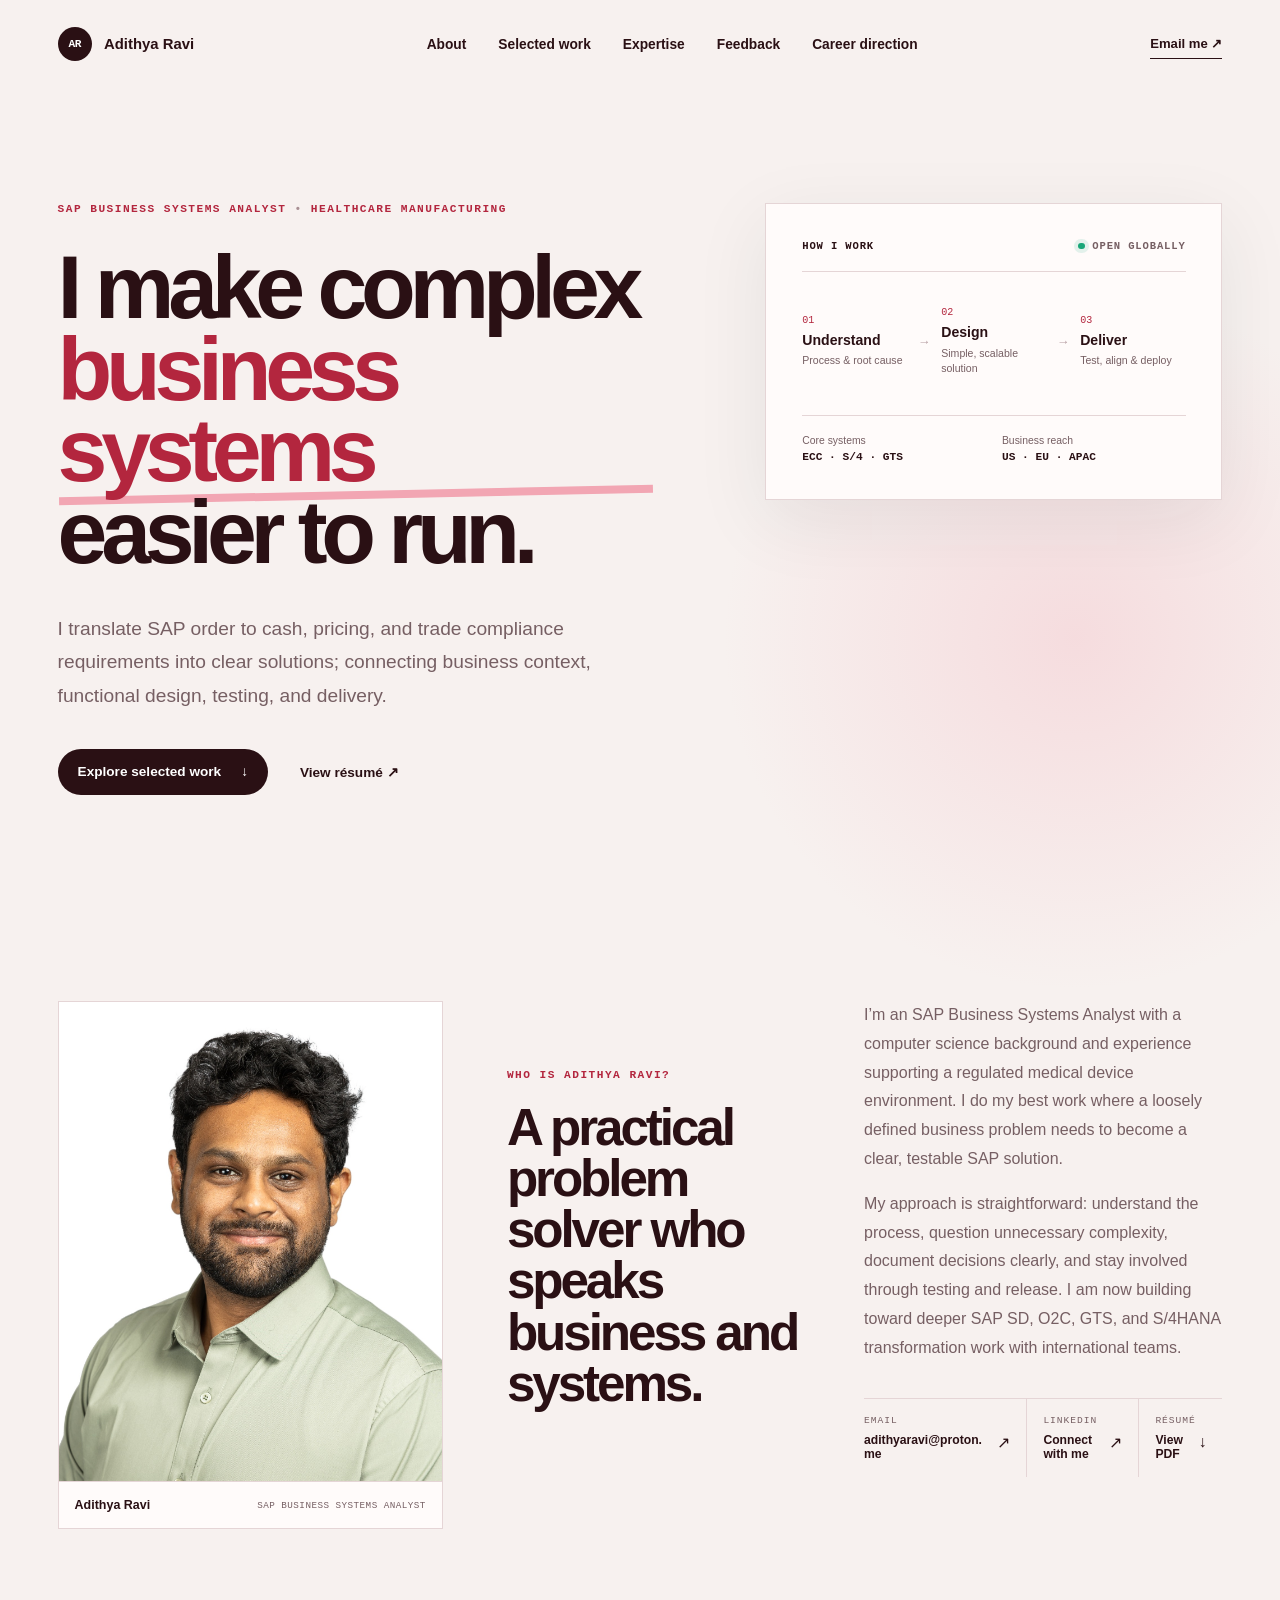
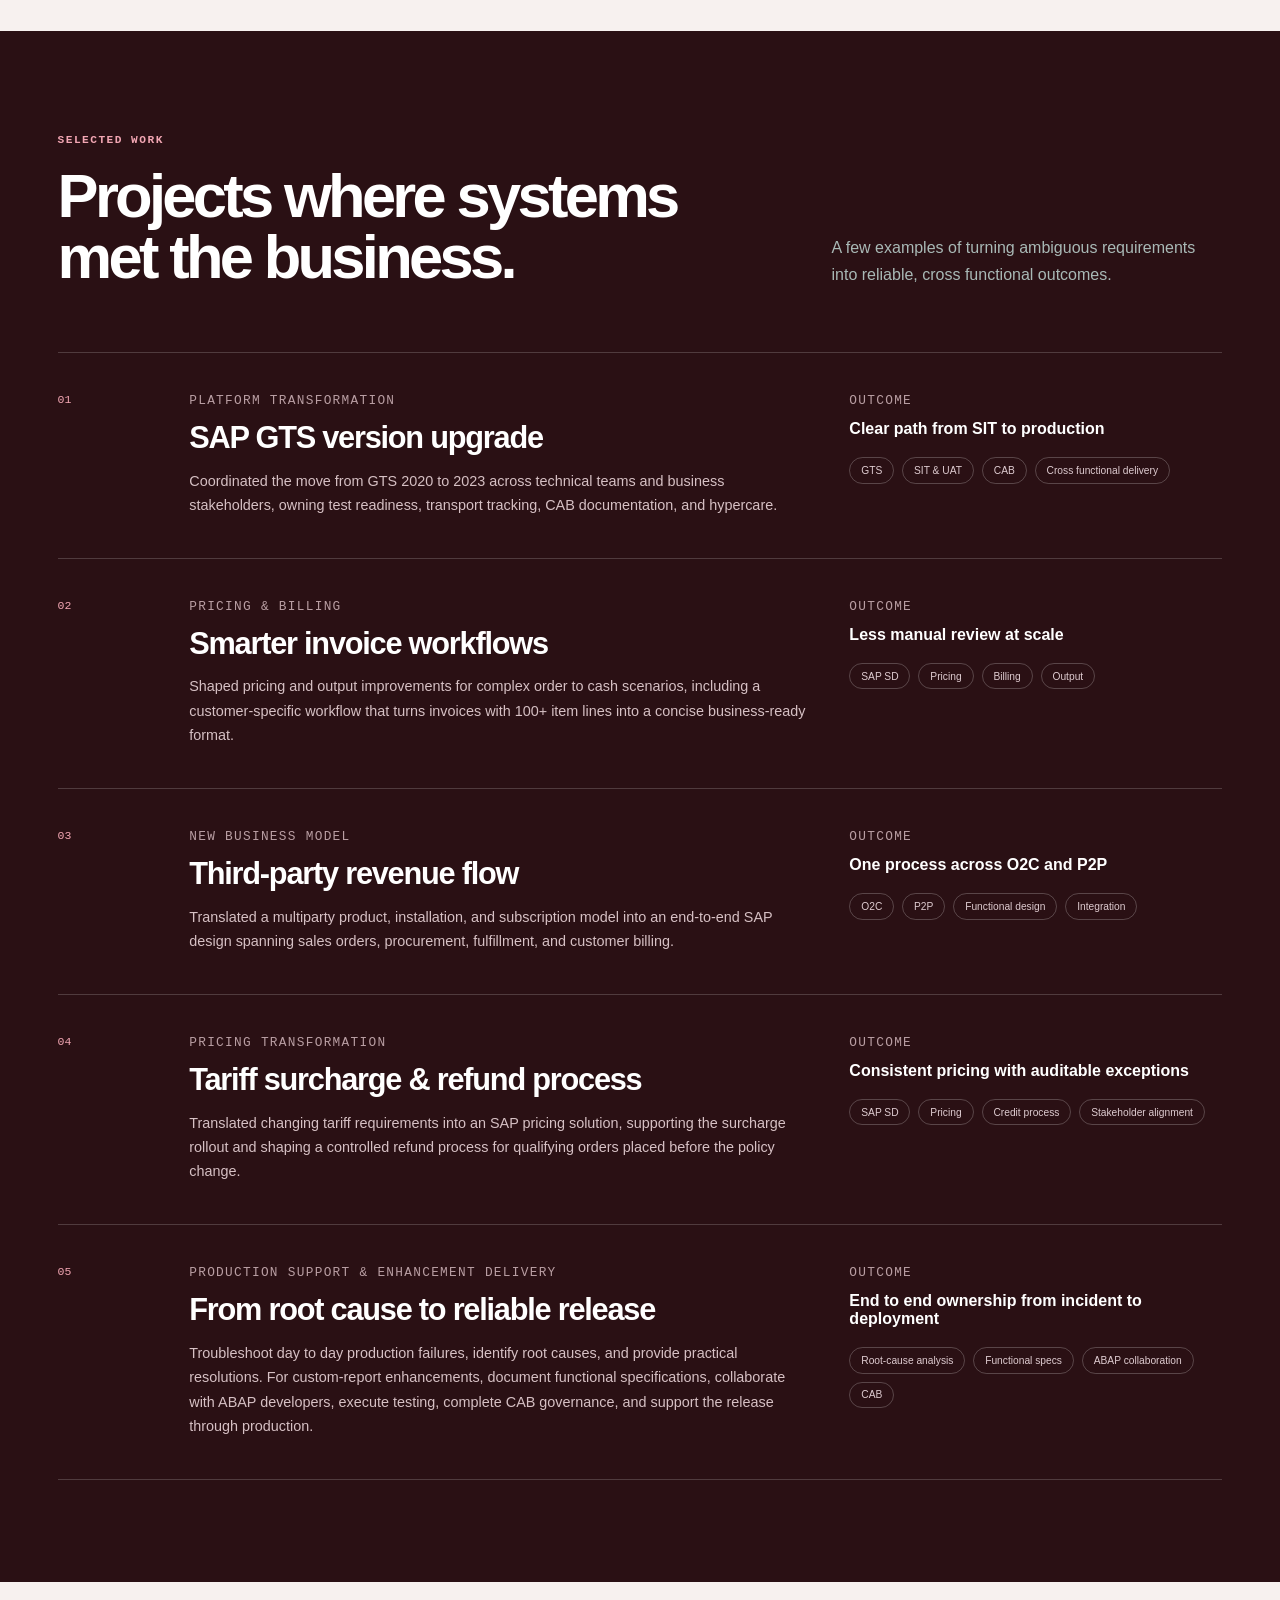
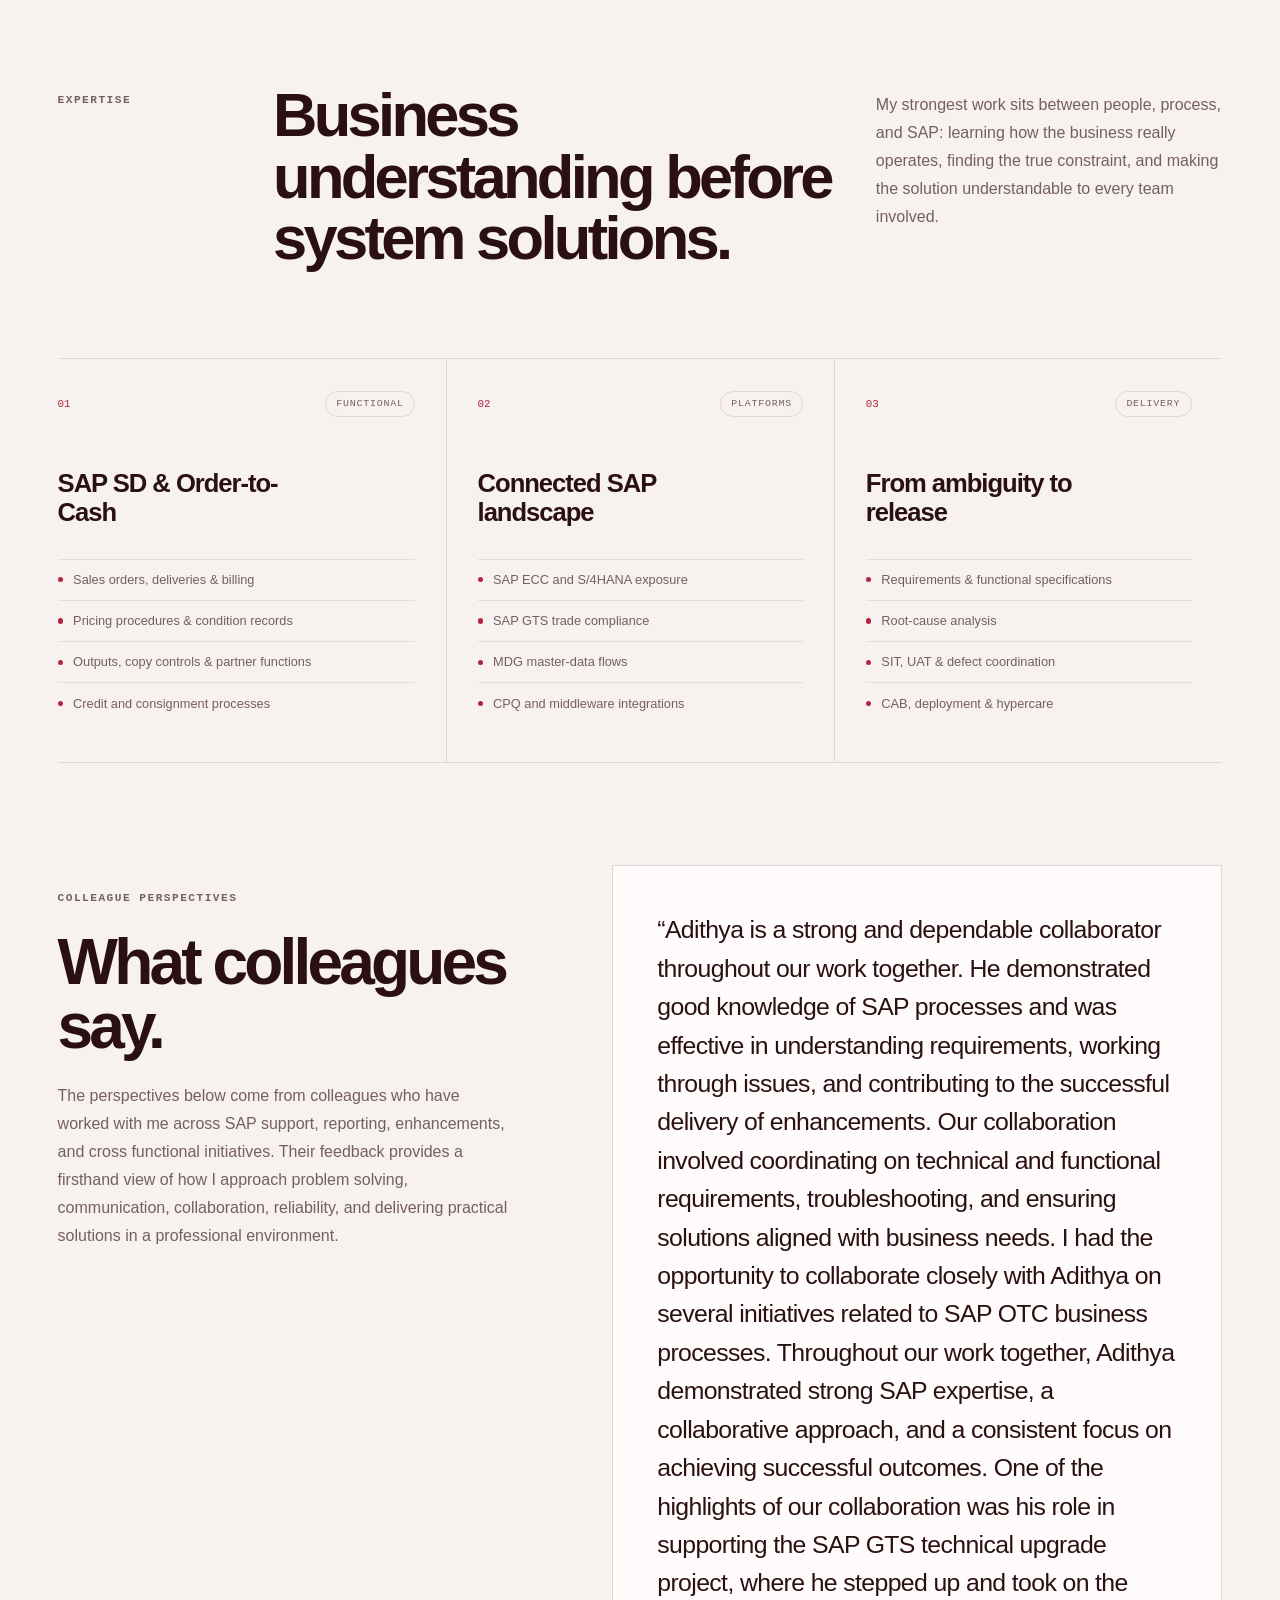
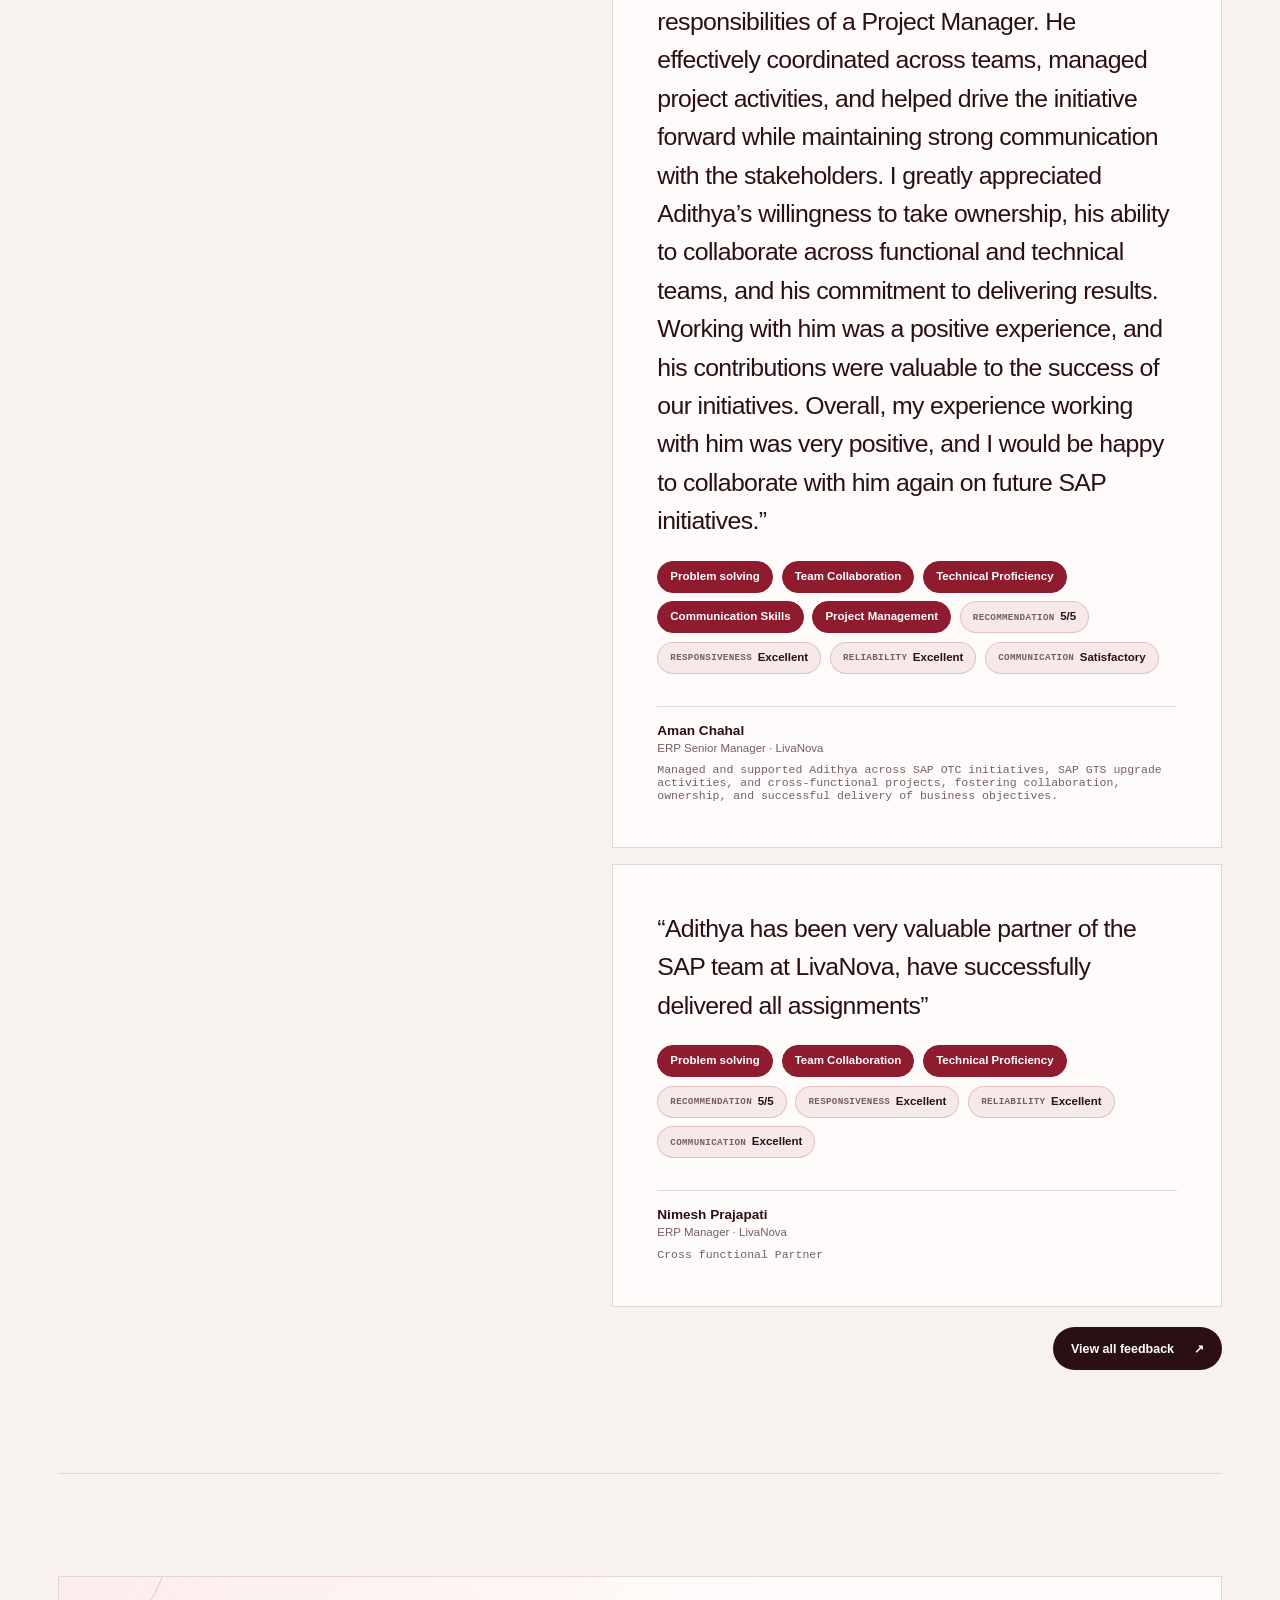
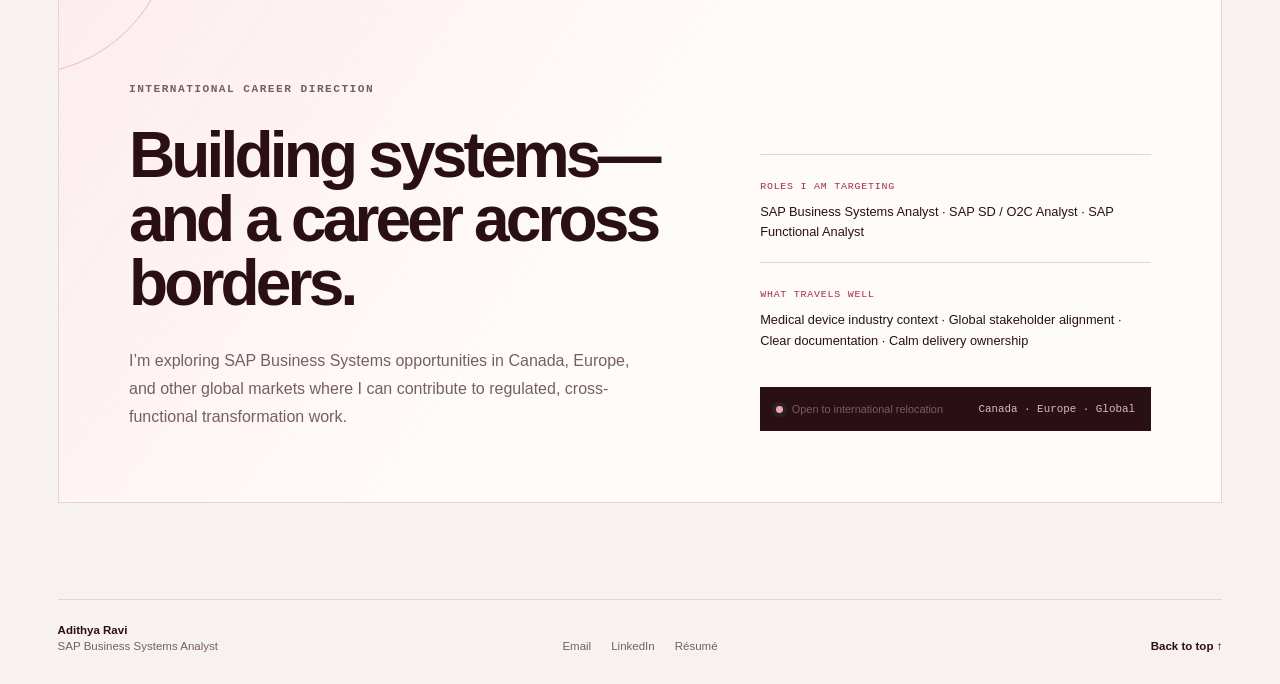
<file: index.html>
<!doctype html>
<html lang="en">
  <head>
    <meta charset="UTF-8" />
    <meta name="viewport" content="width=device-width, initial-scale=1.0" />
    <meta
      name="description"
      content="Adithya Ravi is an SAP Business Systems Analyst specializing in SAP SD, Order-to-Cash, pricing, billing, and SAP GTS."
    />
    <meta name="theme-color" content="#102827" />
    <title>Adithya Ravi | SAP Business Systems Analyst</title>
    <link rel="stylesheet" href="./style.css" />
    <script src="./script.js" defer></script>
  </head>

  <body>
    <a class="skip-link" href="#main-content">Skip to content</a>

    <header class="site-header">
      <a class="brand" href="#top" aria-label="Adithya Ravi, home">
        <span class="brand-mark">AR</span>
        <span>Adithya Ravi</span>
      </a>

      <nav aria-label="Primary navigation">
        <a href="#about">About</a>
        <a href="#work">Selected work</a>
        <a href="#expertise">Expertise</a>
        <!-- <a href="#certifications">Certifications</a> -->
        <a href="#feedback">Feedback</a>
        <a href="#direction">Career direction</a>
      </nav>

      <a class="header-cta" href="mailto:adithyaravi@proton.me">
        Email me <span aria-hidden="true">↗</span>
      </a>
    </header>

    <main id="main-content">
      <section class="hero" id="top">
        <div class="hero-copy">
          <p class="eyebrow">
            SAP Business Systems Analyst <span>•</span> Healthcare Manufacturing
          </p>
          <h1>
            I make complex
            <span class="accent-line">business systems</span>
            easier to run.
          </h1>
          <p class="hero-intro">
            I translate SAP order to cash, pricing, and trade compliance
            requirements into clear solutions; connecting business context,
            functional design, testing, and delivery.
          </p>
          <div class="hero-actions">
            <a class="button button-primary" href="#work">
              Explore selected work <span aria-hidden="true">↓</span>
            </a>
            <a
              class="text-link"
              href="./assets/Adithya-Ravi-Resume.pdf"
              target="_blank"
              rel="noopener noreferrer"
            >
              View résumé <span aria-hidden="true">↗</span>
            </a>
          </div>
        </div>

        <aside class="system-card" aria-label="Professional focus">
          <div class="system-card-head">
            <span>How I work</span>
            <span class="status"><i aria-hidden="true"></i> Open globally</span>
          </div>

          <div class="system-flow" aria-label="Analysis to delivery workflow">
            <div>
              <small>01</small>
              <strong>Understand</strong>
              <span>Process &amp; root cause</span>
            </div>
            <b aria-hidden="true">→</b>
            <div>
              <small>02</small>
              <strong>Design</strong>
              <span>Simple, scalable solution</span>
            </div>
            <b aria-hidden="true">→</b>
            <div>
              <small>03</small>
              <strong>Deliver</strong>
              <span>Test, align &amp; deploy</span>
            </div>
          </div>

          <div class="system-meta">
            <div>
              <span>Core systems</span>
              <strong>ECC · S/4 · GTS </strong>
            </div>
            <div>
              <span>Business reach</span>
              <strong>US · EU · APAC</strong>
            </div>
          </div>
        </aside>
      </section>

      <section class="about-section reveal" id="about">
        <figure class="about-portrait">
          <img
            src="./assets/adithya-ravi-portrait.jpg"
            alt="Professional portrait of Adithya Ravi"
            width="1365"
            height="2047"
          />
          <figcaption>
            <span>Adithya Ravi</span>
            <small>SAP Business Systems Analyst</small>
          </figcaption>
        </figure>

        <div class="about-content">
          <div class="about-heading">
            <p class="eyebrow">Who is Adithya Ravi?</p>
            <h2>A practical problem solver who speaks business and systems.</h2>
          </div>

          <div class="about-copy">
            <p>
              I’m an SAP Business Systems Analyst with a computer science
              background and experience supporting a regulated medical device
              environment. I do my best work where a loosely defined business
              problem needs to become a clear, testable SAP solution.
            </p>
            <p>
              My approach is straightforward: understand the process, question
              unnecessary complexity, document decisions clearly, and stay
              involved through testing and release. I am now building toward
              deeper SAP SD, O2C, GTS, and S/4HANA transformation work with
              international teams.
            </p>

            <!-- <div class="professional-certification">
              <div class="certification-icon" aria-hidden="true">✓</div> (This is alwasy commented out)
              <div class="certification-logo">
                <img src ="./assets/SAP_2011_logo.svg" alt="SAP Logo">
              </div>
              
              <div class="certification-details">
                <p class="certification-label">Professional certification</p>

                <h3>SAP Certified Associate — SAP S/4HANA Sales</h3>

                <a
                  class="certification-verify-link"
                  href="YOUR_CREDENTIAL_VERIFICATION_URL"
                  target="_blank"
                  rel="noopener noreferrer"
                >
                  Verify credential <span aria-hidden="true">↗</span>
                </a>
              </div>
            </div> -->

            <div class="contact-links" aria-label="Contact and résumé links">
              <a href="mailto:adithyaravi@proton.me">
                <small>Email</small>
                <strong>adithyaravi@proton.me</strong>
                <span aria-hidden="true">↗</span>
              </a>
              <a
                href="https://www.linkedin.com/in/adithyaravi12/"
                target="_blank"
                rel="noopener noreferrer"
              >
                <small>LinkedIn</small>
                <strong>Connect with me</strong>
                <span aria-hidden="true">↗</span>
              </a>
              <a
                href="./assets/Adithya-Ravi-Resume.pdf"
                target="_blank"
                rel="noopener noreferrer"
              >
                <small>Résumé</small>
                <strong>View PDF</strong>
                <span aria-hidden="true">↓</span>
              </a>
            </div>
          </div>
        </div>
      </section>

      <section class="work-section" id="work">
        <div class="section-heading reveal">
          <div>
            <p class="eyebrow">Selected work</p>
            <h2>Projects where systems met the business.</h2>
          </div>
          <p>
            A few examples of turning ambiguous requirements into reliable,
            cross functional outcomes.
          </p>
        </div>
        <div class="project-list" id="project-list"></div>
      </section>

      <section class="expertise-section" id="expertise">
        <div class="expertise-intro reveal">
          <p class="eyebrow">Expertise</p>
          <h2>Business understanding before system solutions.</h2>
          <p>
            My strongest work sits between people, process, and SAP: learning
            how the business really operates, finding the true constraint, and
            making the solution understandable to every team involved.
          </p>
        </div>

        <div class="expertise-grid" id="expertise-grid"></div>

        <!-- <section class="certifications-section reveal" id="certifications">
          <div class="certifications-heading">
            <p class="eyebrow">Professional credentials</p>
            <h2>Certifications.</h2>
            <p>
              Verified credentials that support my SAP functional knowledge
              and continued professional development.
            </p>
          </div>

          <div class="certification-grid" id="certification-grid"></div>
        </section> -->

        <section class="feedback-section reveal" id="feedback">
          <div class="feedback-heading">
            <p class="eyebrow">Colleague perspectives</p>
            <h2>What colleagues say.</h2>
            <p>
              The perspectives below come from colleagues who have worked with me across SAP support, reporting, enhancements, and cross functional initiatives. 
              Their feedback provides a firsthand view of how I approach problem solving, communication, collaboration, reliability, and delivering practical solutions 
              in a professional environment.
            </p>
          </div>

          <div id="feedback-content" aria-live="polite">
            <div class="feedback-empty">
              <span aria-hidden="true">“</span>
              <div>
                <strong>Feedback collection in progress.</strong>
                <p>
                  Approved colleague perspectives will appear here with their
                  name, role, and working relationship.
                </p>
              </div>
            </div>
          </div>
        </section>

        <section class="career-panel reveal" id="direction">
          <div class="career-statement">
            <p class="eyebrow">International career direction</p>
            <h2>Building systems—and a career across borders.</h2>
            <p>
              I’m exploring SAP Business Systems opportunities in Canada,
              Europe, and other global markets where I can contribute to
              regulated, cross-functional transformation work.
            </p>
          </div>

          <div class="career-details">
            <div>
              <small>Roles I am targeting</small>
              <p>
                SAP Business Systems Analyst · SAP SD / O2C Analyst · SAP
                Functional Analyst
              </p>
            </div>
            <div>
              <small>What travels well</small>
              <p>
                Medical device industry context · Global stakeholder alignment
                · Clear documentation · Calm delivery ownership
              </p>
            </div>
            <div class="availability">
              <span class="status"><i aria-hidden="true"></i> Open to international relocation</span>
              <!-- <span><i aria-hidden="true"></i> Open to international relocation</span> -->
              <span>Canada · Europe · Global</span>
            </div>
          </div>
        </section>

        <footer>
          <div>
            <strong>Adithya Ravi</strong>
            <span>SAP Business Systems Analyst</span>
          </div>
          <div class="footer-links">
            <a href="mailto:adithyaravi@proton.me">Email</a>
            <a
              href="https://www.linkedin.com/in/adithyaravi12/"
              target="_blank"
              rel="noopener noreferrer"
              >LinkedIn</a
            >
            <a
              href="./assets/Adithya-Ravi-Resume.pdf"
              target="_blank"
              rel="noopener noreferrer"
              >Résumé</a
            >
          </div>
          <a href="#top">Back to top <span aria-hidden="true">↑</span></a>
        </footer>
      </section>
    </main>
  </body>
</html>
</file>
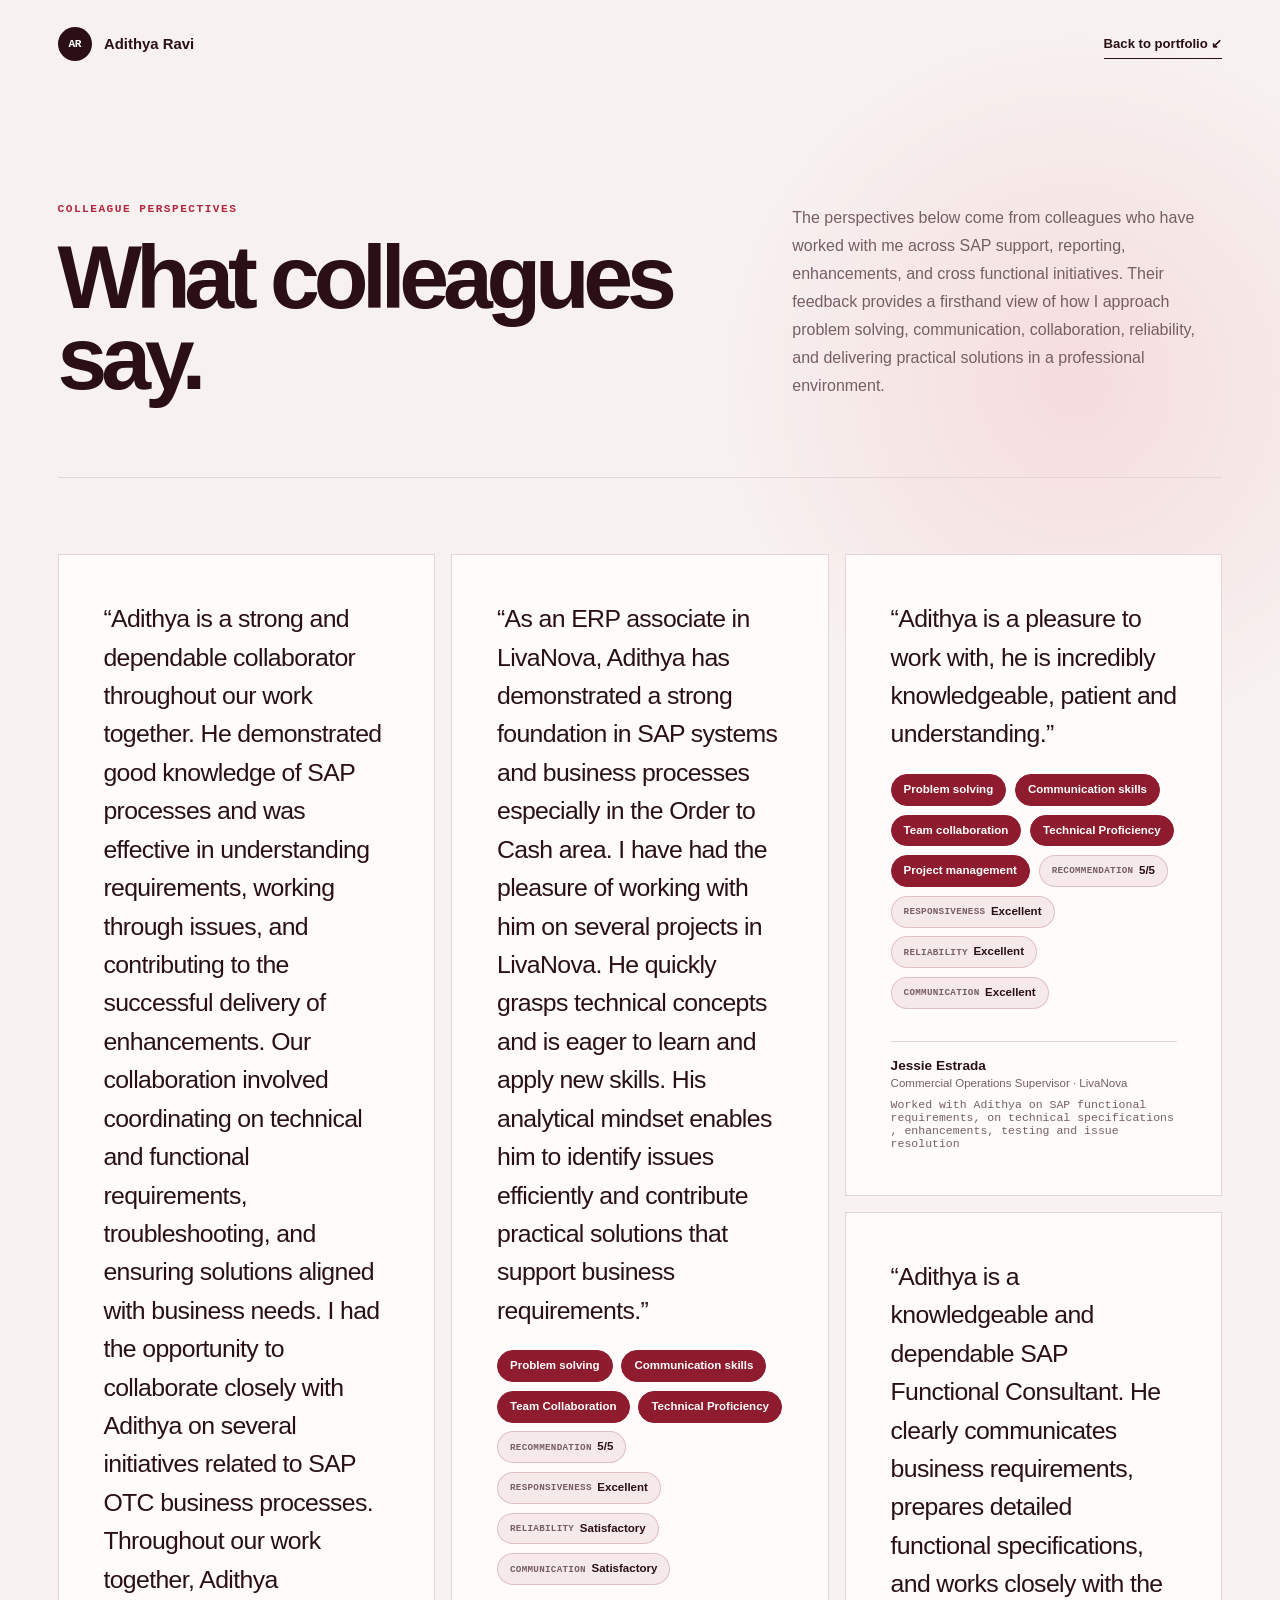
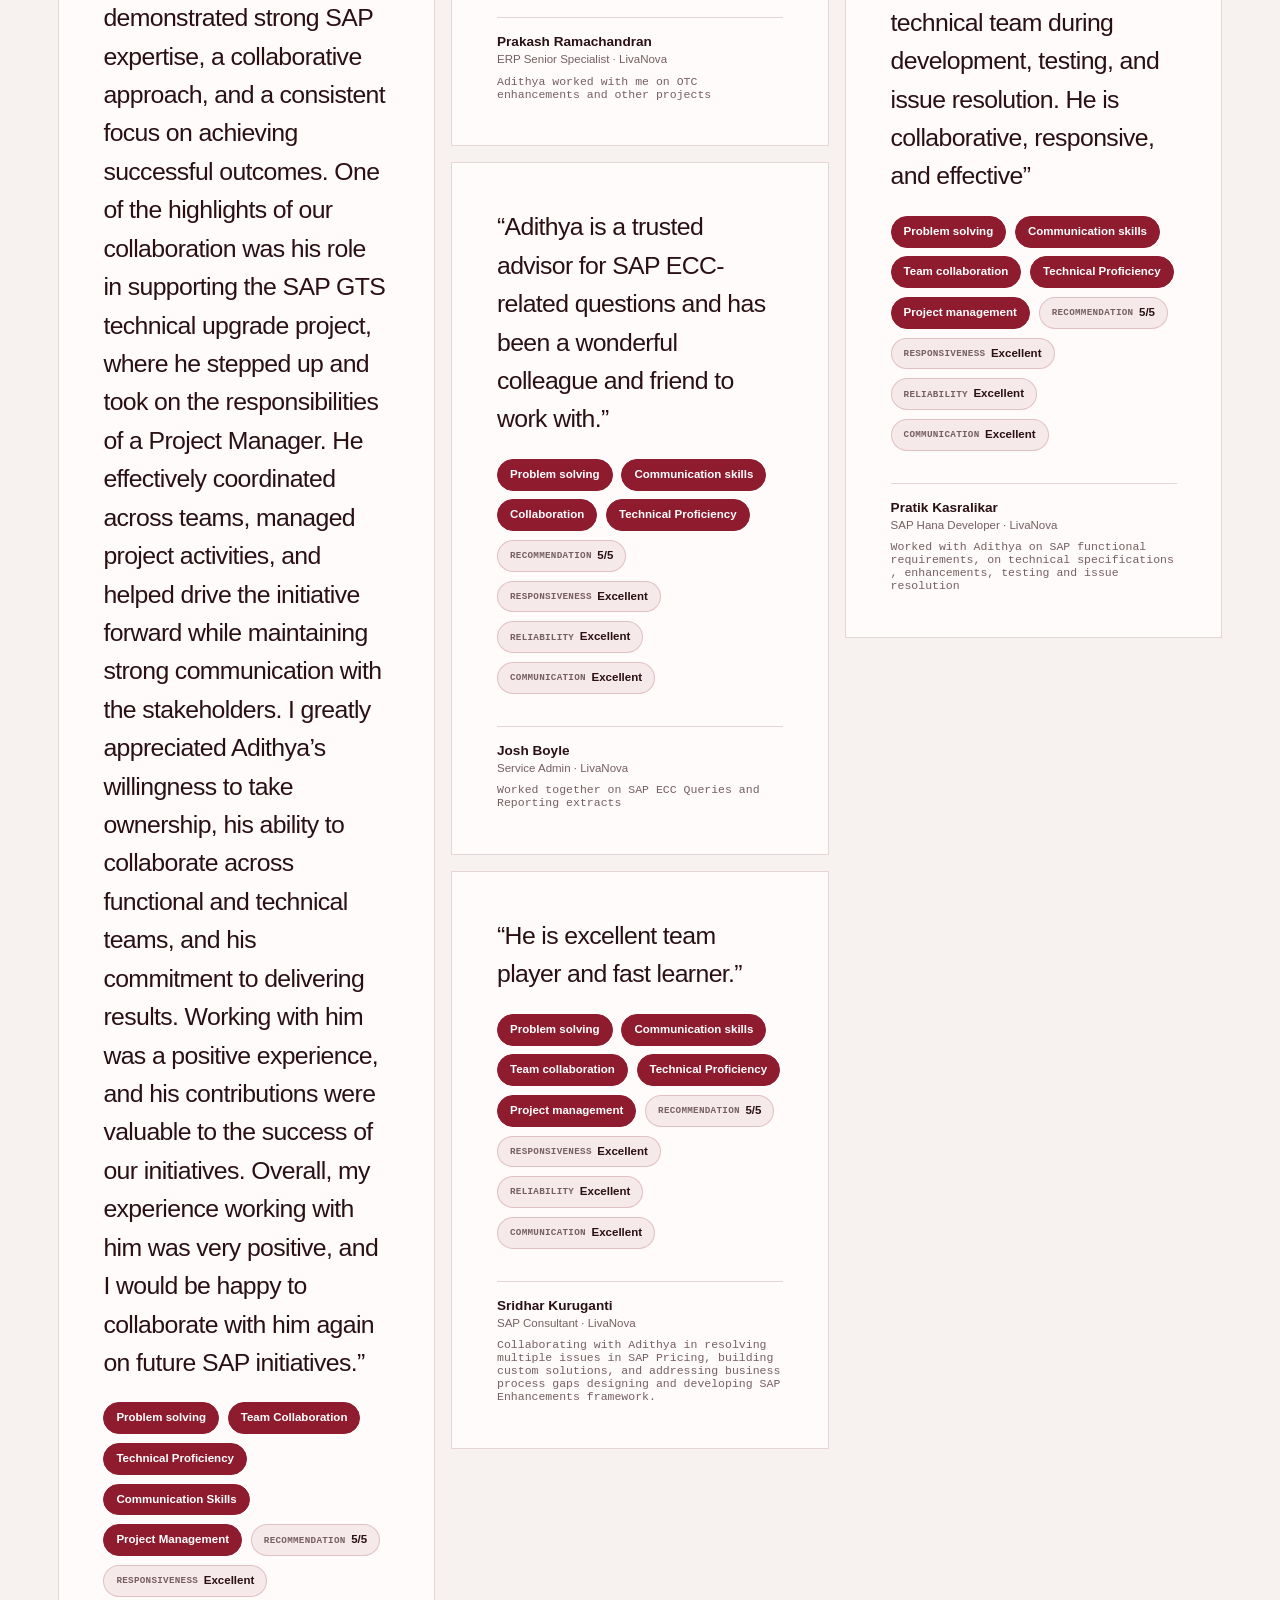
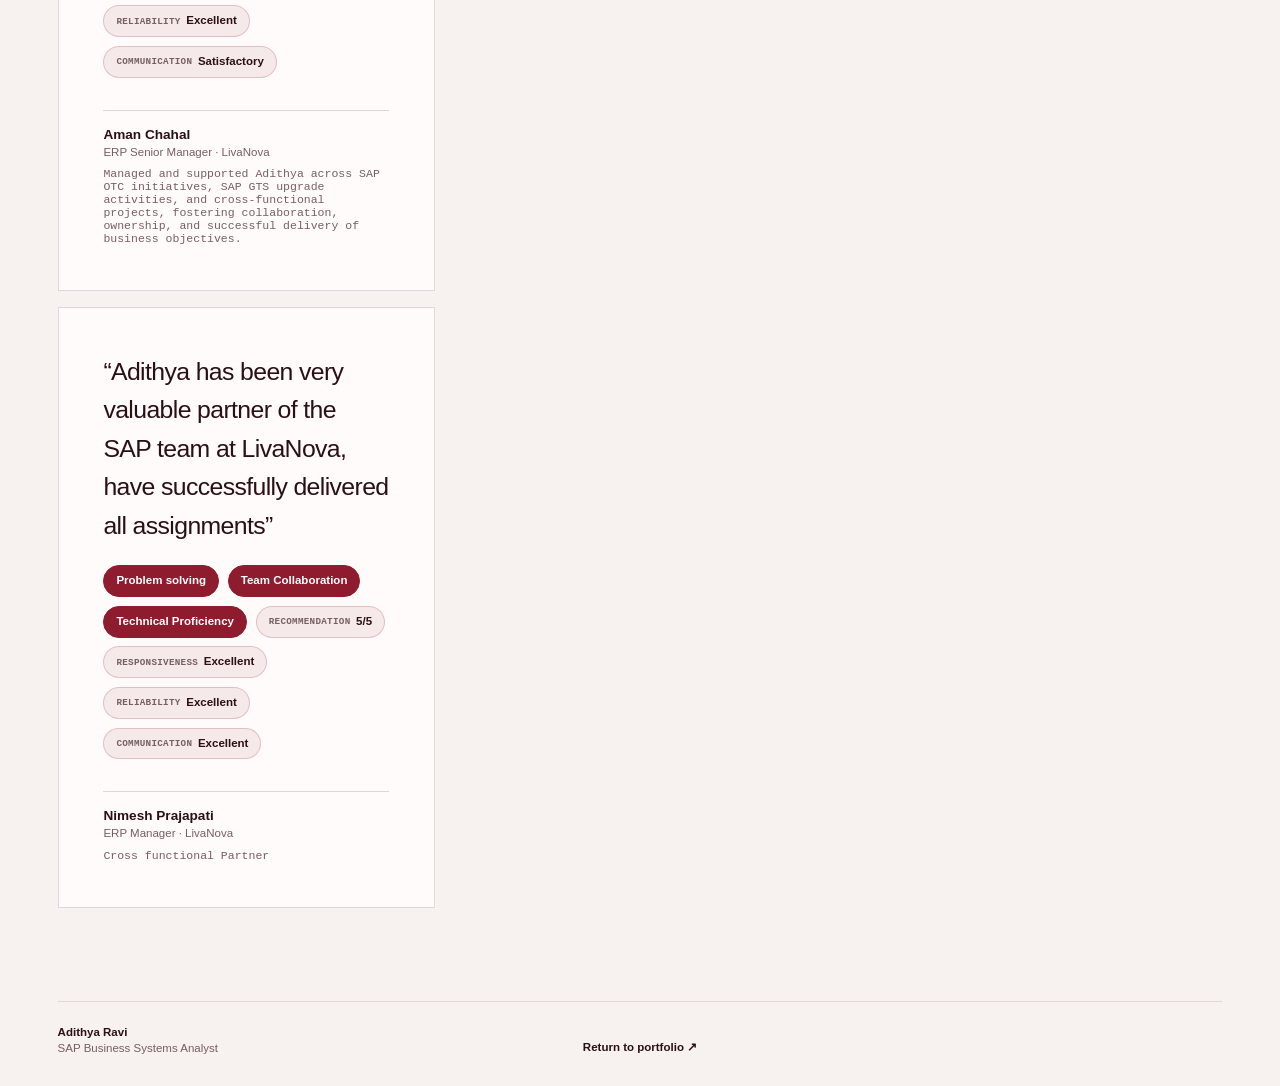
<file: feedback.html>
<!doctype html>
<html lang="en">
  <head>
    <meta charset="UTF-8" />
    <meta name="viewport" content="width=device-width, initial-scale=1.0" />
    <meta
      name="description"
      content="Colleague feedback for Adithya Ravi, SAP Business Systems Analyst."
    />
    <meta name="theme-color" content="#2a1014" />
    <title>Colleague Feedback | Adithya Ravi</title>
    <link rel="stylesheet" href="./style.css" />
    <script src="./script.js" defer></script>
  </head>

  <body>
    <a class="skip-link" href="#all-feedback-grid">Skip to feedback</a>

    <main class="all-feedback-page">
      <header class="site-header feedback-page-header">
        <a class="brand" href="./index.html" aria-label="Adithya Ravi, portfolio home">
          <span class="brand-mark">AR</span>
          <span>Adithya Ravi</span>
        </a>
        <a class="header-cta" href="./index.html#feedback">
          Back to portfolio <span aria-hidden="true">↙</span>
        </a>
      </header>

      <section class="all-feedback-hero">
        <div>
          <p class="eyebrow">Colleague perspectives</p>
          <h1>What colleagues say.</h1>
        </div>
        <p>
          The perspectives below come from colleagues who have worked with me across SAP support, reporting, enhancements, and cross functional initiatives. Their feedback provides a firsthand view of how I approach problem solving, communication, collaboration, reliability, 
          and delivering practical solutions in a professional environment.
        </p>
      </section>

      <section
        class="all-feedback-grid"
        id="all-feedback-grid"
        aria-label="All colleague feedback"
      ></section>

      <footer class="feedback-page-footer">
        <div>
          <strong>Adithya Ravi</strong>
          <span>SAP Business Systems Analyst</span>
        </div>
        <a href="./index.html">
          Return to portfolio <span aria-hidden="true">↗</span>
        </a>
      </footer>
    </main>
  </body>
</html>
</file>
<file: style.css>
:root {
  --ink: #2a1014;
  --muted: #765f63;
  --paper: #f7f1ef;
  --card: #fffbfa;
  --line: #e5d5d6;
  --blue: #b3263e;
  --mint: #f2a6b3;
  --sans: Inter, "Segoe UI", Helvetica, Arial, sans-serif;
  --mono: "SFMono-Regular", Consolas, "Liberation Mono", monospace;
}

* {
  box-sizing: border-box;
}

html {
  scroll-behavior: smooth;
  scroll-padding-top: 5rem;
}

body {
  margin: 0;
  background:
    radial-gradient(circle at 84% 9%, rgb(242 166 179 / 28%), transparent 22rem),
    var(--paper);
  color: var(--ink);
  font-family: var(--sans);
}

a {
  color: inherit;
  text-decoration: none;
}

img {
  max-width: 100%;
}

.skip-link {
  background: var(--ink);
  color: white;
  left: 1rem;
  padding: 0.75rem 1rem;
  position: fixed;
  top: -5rem;
  transition: top 160ms ease;
  z-index: 100;
}

.skip-link:focus {
  top: 1rem;
}

.site-header {
  align-items: center;
  display: flex;
  justify-content: space-between;
  margin: 0 auto;
  max-width: 1440px;
  min-height: 88px;
  padding: 0 4.5vw;
}

.brand {
  align-items: center;
  display: flex;
  font-size: 0.93rem;
  font-weight: 700;
  gap: 0.75rem;
}

.brand-mark {
  align-items: center;
  background: var(--ink);
  border-radius: 50%;
  color: white;
  display: flex;
  font-family: var(--mono);
  font-size: 0.7rem;
  height: 2.15rem;
  justify-content: center;
  letter-spacing: -0.04em;
  width: 2.15rem;
}

nav {
  display: flex;
  font-size: 0.86rem;
  font-weight: 600;
  gap: 2rem;
}

nav a,
.text-link,
.header-cta {
  transition: color 180ms ease;
}

nav a:hover,
nav a:focus-visible,
.text-link:hover,
.text-link:focus-visible,
.header-cta:hover,
.header-cta:focus-visible {
  color: var(--blue);
}

.header-cta {
  border-bottom: 1px solid var(--ink);
  font-size: 0.82rem;
  font-weight: 700;
  padding: 0.45rem 0;
}

.hero {
  align-items: start;
  display: grid;
  gap: clamp(3rem, 7vw, 8rem);
  grid-template-columns: minmax(0, 1.15fr) minmax(330px, 0.85fr);
  margin: 0 auto;
  max-width: 1440px;
  min-height: auto;
  padding: clamp(5.5rem, 9vw, 8.5rem) 4.5vw 6.5rem;
}

.hero-copy {
  align-self: start;
}

.eyebrow {
  color: var(--blue);
  font-family: var(--mono);
  font-size: 0.7rem;
  font-weight: 700;
  letter-spacing: 0.13em;
  margin: 0 0 2rem;
  text-transform: uppercase;
}

.eyebrow span {
  color: #a88f93;
}

h1 {
  font-size: clamp(3.7rem, 7vw, 7.4rem);
  font-weight: 600;
  letter-spacing: -0.07em;
  line-height: 0.91;
  margin: 0;
  max-width: 940px;
}

.accent-line {
  color: var(--blue);
  display: inline-block;
  position: relative;
}

.accent-line::after {
  background: var(--mint);
  bottom: -0.08em;
  content: "";
  height: 0.09em;
  left: 0.02em;
  position: absolute;
  transform: rotate(-1.2deg);
  width: 96%;
  z-index: -1;
}

.hero-intro {
  color: var(--muted);
  font-size: clamp(1rem, 1.5vw, 1.2rem);
  line-height: 1.75;
  margin: 2.4rem 0 0;
  max-width: 690px;
}

.hero-actions {
  align-items: center;
  display: flex;
  gap: 2rem;
  margin-top: 2.3rem;
}

.button {
  align-items: center;
  border-radius: 999px;
  display: inline-flex;
  font-size: 0.85rem;
  font-weight: 700;
  gap: 1.25rem;
  justify-content: center;
  padding: 0.95rem 1.25rem;
}

.button-primary {
  background: var(--ink);
  color: white;
  transition:
    background 180ms ease,
    transform 180ms ease;
}

.button-primary:hover,
.button-primary:focus-visible {
  background: var(--blue);
  transform: translateY(-2px);
}

.text-link {
  font-size: 0.85rem;
  font-weight: 700;
}

.system-card {
  align-self: start;
  background: var(--card);
  border: 1px solid var(--line);
  box-shadow: 0 20px 70px rgb(27 56 51 / 8%);
  min-width: 0;
  padding: clamp(1.5rem, 2.8vw, 2.25rem);
  position: relative;
}

.system-card::before {
  background-image: radial-gradient(#d3b8bc 0.7px, transparent 0.7px);
  background-size: 8px 8px;
  content: "";
  height: 4.5rem;
  opacity: 0.55;
  position: absolute;
  right: -1.2rem;
  top: -1.4rem;
  width: 6.5rem;
  z-index: -1;
}

.system-card-head {
  align-items: center;
  border-bottom: 1px solid var(--line);
  display: flex;
  font-family: var(--mono);
  font-size: 0.66rem;
  font-weight: 700;
  justify-content: space-between;
  letter-spacing: 0.08em;
  padding-bottom: 1.2rem;
  text-transform: uppercase;
}

.status {
  align-items: center;
  color: var(--muted);
  display: flex;
  gap: 0.45rem;
}

.status i,
.availability i {
  background: #19a678;
  border-radius: 50%;
  box-shadow: 0 0 0 4px rgb(25 166 120 / 12%);
  height: 0.43rem;
  width: 0.43rem;
}

.system-flow {
  align-items: center;
  display: grid;
  gap: 0.65rem;
  grid-template-columns: 1fr auto 1fr auto 1fr;
  padding: 2.2rem 0 2.4rem;
}

.system-flow div,
.system-meta div {
  display: flex;
  flex-direction: column;
  gap: 0.35rem;
}

.system-flow small {
  color: var(--blue);
  font-family: var(--mono);
  font-size: 0.63rem;
}

.system-flow strong {
  font-size: 0.88rem;
}

.system-flow span {
  color: var(--muted);
  font-size: 0.66rem;
  line-height: 1.45;
}

.system-flow b {
  color: #b9a1a5;
  font-size: 0.8rem;
  font-weight: 400;
}

.system-meta {
  border-top: 1px solid var(--line);
  display: grid;
  gap: 1rem;
  grid-template-columns: 1fr 1fr;
  padding-top: 1.2rem;
}

.system-meta span {
  color: var(--muted);
  font-size: 0.65rem;
}

.system-meta strong {
  font-family: var(--mono);
  font-size: 0.7rem;
}

.about-section {
  align-items: start;
  display: grid;
  gap: clamp(2.5rem, 5vw, 5rem);
  grid-template-columns: minmax(320px, 0.7fr) minmax(0, 1.3fr);
  margin: 0 auto;
  max-width: 1440px;
  padding: clamp(5rem, 8vw, 8rem) 4.5vw;
}

.about-portrait {
  align-self: start;
  background: var(--card);
  border: 1px solid var(--line);
  display: flex;
  flex-direction: column;
  height: fit-content;
  margin: 0;
  min-width: 0;
}

.about-portrait img {
  aspect-ratio: 4 / 5;
  display: block;
  height: auto;
  object-fit: cover;
  object-position: center 24%;
  width: 100%;
}

.about-portrait figcaption {
  align-items: center;
  border-top: 1px solid var(--line);
  display: flex;
  justify-content: space-between;
  padding: 1rem;
}

.about-portrait figcaption span {
  font-size: 0.78rem;
  font-weight: 700;
}

.about-portrait figcaption small {
  color: var(--muted);
  font-family: var(--mono);
  font-size: 0.58rem;
  letter-spacing: 0.05em;
  text-align: right;
  text-transform: uppercase;
}

.about-content {
  align-items: center;
  display: grid;
  gap: clamp(2.5rem, 5vw, 5rem);
  grid-template-columns: 0.9fr 1.1fr;
}

.about-heading .eyebrow,
.feedback-heading .eyebrow {
  margin-bottom: 1.3rem;
}

h2 {
  font-size: clamp(2.5rem, 4.8vw, 5rem);
  font-weight: 560;
  letter-spacing: -0.06em;
  line-height: 1;
  margin: 0;
  max-width: 790px;
}

.about-heading h2 {
  font-size: clamp(2.5rem, 4vw, 4.4rem);
}

.about-copy {
  align-self: end;
}

.about-copy > p {
  color: var(--muted);
  font-size: clamp(0.95rem, 1.25vw, 1.08rem);
  line-height: 1.8;
  margin: 0;
  max-width: 720px;
}

.about-copy > p + p {
  margin-top: 1rem;
}

.contact-links {
  border-top: 1px solid var(--line);
  display: grid;
  grid-template-columns: 1.45fr 1fr 0.75fr;
  margin-top: 2.2rem;
}

.contact-links a {
  display: grid;
  gap: 0.45rem;
  grid-template-columns: 1fr auto;
  padding: 1rem 1rem 1rem 0;
  transition: color 180ms ease;
}

.contact-links a + a {
  border-left: 1px solid var(--line);
  padding-left: 1rem;
}

.contact-links a:hover,
.contact-links a:focus-visible {
  color: var(--blue);
}

.contact-links small {
  color: var(--muted);
  font-family: var(--mono);
  font-size: 0.6rem;
  grid-column: 1 / -1;
  letter-spacing: 0.1em;
  text-transform: uppercase;
}

.contact-links strong {
  font-size: 0.76rem;
  overflow-wrap: anywhere;
}

.work-section {
  background: var(--ink);
  color: white;
  padding: clamp(5rem, 8vw, 8rem) max(4.5vw, calc((100vw - 1440px) / 2 + 4.5vw));
}

.section-heading {
  align-items: end;
  display: grid;
  gap: 3rem;
  grid-template-columns: 1.3fr 0.7fr;
  margin: 0 auto 4rem;
  max-width: 1440px;
}

.section-heading .eyebrow {
  color: var(--mint);
  margin-bottom: 1.2rem;
}

.section-heading > p {
  color: #a9b9b6;
  line-height: 1.7;
  margin: 0;
  max-width: 400px;
}

.project-list {
  border-top: 1px solid rgb(255 255 255 / 18%);
  margin: 0 auto;
  max-width: 1440px;
}

.project-card {
  align-items: start;
  border-bottom: 1px solid rgb(255 255 255 / 18%);
  display: grid;
  gap: clamp(1.5rem, 3vw, 4rem);
  grid-template-columns: 0.18fr 1.2fr 0.72fr;
  padding: 2.5rem 0;
}

.project-number {
  color: var(--mint);
  font-family: var(--mono);
  font-size: 0.72rem;
}

.project-main > p,
.project-result small {
  color: #b99ea3;
  font-family: var(--mono);
  font-size: 0.8rem;
  letter-spacing: 0.1em;
  margin: 0 0 0.75rem;
  text-transform: uppercase;
}

.project-main h3 {
  font-size: clamp(1.5rem, 2.4vw, 2.3rem);
  font-weight: 560;
  letter-spacing: -0.04em;
  margin: 0 0 0.8rem;
}

.project-main > span {
  color: #d6c0c4;
  display: block;
  font-size: 0.9rem;
  line-height: 1.7;
  max-width: 650px;
}

.project-result {
  display: flex;
  flex-direction: column;
}

.project-result strong {
  margin-bottom: 1.2rem;
}

.tag-list {
  display: flex;
  flex-wrap: wrap;
  gap: 0.5rem;
}

.tag-list span {
  border: 1px solid rgb(255 255 255 / 22%);
  border-radius: 999px;
  color: #decbd0;
  font-size: 0.64rem;
  padding: 0.42rem 0.68rem;
}

.expertise-section {
  margin: 0 auto;
  max-width: 1440px;
  padding: clamp(5rem, 8vw, 8rem) 4.5vw 2rem;
}

.expertise-intro {
  display: grid;
  gap: 2rem;
  grid-template-columns: 0.45fr 1.4fr 0.85fr;
}

.expertise-intro .eyebrow {
  margin: 0.4rem 0 0;
}

.expertise-intro > p {
  color: var(--muted);
  line-height: 1.75;
  margin: 0.4rem 0 0;
}

.expertise-grid {
  border-bottom: 1px solid var(--line);
  border-top: 1px solid var(--line);
  display: grid;
  grid-template-columns: repeat(3, 1fr);
  margin-top: clamp(3.5rem, 7vw, 7rem);
}

.expertise-card {
  min-height: 380px;
  padding: 2rem clamp(1rem, 2.4vw, 2.4rem) 2.4rem 0;
}

.expertise-card + .expertise-card {
  border-left: 1px solid var(--line);
  padding-left: clamp(1rem, 2.4vw, 2.4rem);
}

.expertise-label {
  align-items: center;
  display: flex;
  justify-content: space-between;
}

.expertise-label span {
  color: var(--blue);
  font-family: var(--mono);
  font-size: 0.68rem;
}

.expertise-label small {
  border: 1px solid var(--line);
  border-radius: 999px;
  color: var(--muted);
  font-family: var(--mono);
  font-size: 0.62rem;
  letter-spacing: 0.08em;
  padding: 0.38rem 0.65rem;
  text-transform: uppercase;
}

.expertise-card h3 {
  font-size: clamp(1.35rem, 2vw, 1.85rem);
  font-weight: 600;
  letter-spacing: -0.04em;
  margin: 3.25rem 0 2rem;
  max-width: 270px;
}

.expertise-card ul {
  list-style: none;
  margin: 0;
  padding: 0;
}

.expertise-card li {
  align-items: center;
  border-top: 1px solid rgb(16 40 39 / 9%);
  color: var(--muted);
  display: flex;
  font-size: 0.8rem;
  gap: 0.65rem;
  line-height: 1.4;
  padding: 0.7rem 0;
}

.expertise-card li::before {
  background: var(--blue);
  border-radius: 50%;
  content: "";
  flex: 0 0 0.32rem;
  height: 0.32rem;
  width: 0.32rem;
}

.certifications-section {
  border-bottom: 1px solid var(--line);
  display: grid;
  gap: clamp(3rem, 8vw, 7rem);
  grid-template-columns: 0.85fr 1.15fr;
  padding: clamp(5rem, 8vw, 8rem) 0;
}

.certifications-heading .eyebrow {
  margin-bottom: 1.25rem;
}

.certifications-heading h2 {
  font-size: clamp(2.8rem, 5vw, 5.2rem);
}

.certifications-heading > p {
  color: var(--muted);
  line-height: 1.75;
  margin: 1.5rem 0 0;
  max-width: 520px;
}

.certification-grid {
  align-self: end;
  display: grid;
  gap: 1rem;
}

.certification-card {
  background:
    linear-gradient(135deg, rgb(242 166 179 / 16%), transparent 62%),
    var(--card);
  border: 1px solid var(--line);
  padding: clamp(1.75rem, 3.5vw, 3rem);
}

.certification-provider {
  align-items: center;
  display: flex;
  justify-content: space-between;
}

.certification-provider span {
  align-items: center;
  background: var(--blue);
  border-radius: 50%;
  color: white;
  display: flex;
  font-family: var(--mono);
  font-size: 0.72rem;
  font-weight: 700;
  height: 3rem;
  justify-content: center;
  width: 3rem;
}

.certification-provider small {
  color: var(--muted);
  font-family: var(--mono);
  font-size: 0.62rem;
  letter-spacing: 0.1em;
  text-transform: uppercase;
}

.certification-card h3 {
  font-size: clamp(1.45rem, 2.5vw, 2.15rem);
  letter-spacing: -0.04em;
  line-height: 1.15;
  margin: 2.25rem 0 1rem;
}

.certification-card > p {
  color: var(--muted);
  line-height: 1.7;
  margin: 0;
}

.certification-card dl {
  border-bottom: 1px solid var(--line);
  border-top: 1px solid var(--line);
  display: grid;
  grid-template-columns: 1fr 1fr;
  margin: 2rem 0 1.5rem;
}

.certification-card dl > div {
  padding: 1rem 0;
}

.certification-card dl > div + div {
  border-left: 1px solid var(--line);
  padding-left: 1rem;
}

.certification-card dt {
  color: var(--muted);
  font-family: var(--mono);
  font-size: 0.6rem;
  letter-spacing: 0.08em;
  margin-bottom: 0.45rem;
  text-transform: uppercase;
}

.certification-card dd {
  font-size: 0.78rem;
  font-weight: 650;
  margin: 0;
}

.certification-tags span {
  border-color: var(--line);
  color: var(--muted);
}

.verify-link {
  align-items: center;
  border-bottom: 1px solid var(--ink);
  display: inline-flex;
  font-size: 0.78rem;
  font-weight: 700;
  gap: 1.25rem;
  margin-top: 2rem;
  padding-bottom: 0.4rem;
  transition: color 180ms ease;
}

.verify-link:hover,
.verify-link:focus-visible {
  color: var(--blue);
}

.professional-certification {
  align-items: center;
  background: linear-gradient(
    135deg,
    rgba(132, 20, 37, 0.1),
    rgba(255, 255, 255, 0.92)
  );
  border: 1px solid rgba(142, 27, 46, 0.22);
  border-radius: 18px;
  display: flex;
  gap: 1.1rem;
  margin-top: 2rem;
  max-width: 720px;
  padding: 1.35rem 1.5rem;
}

/* 
.certification-icon {
  align-items: center;
  background: #8e1b2e;
  border-radius: 50%;
  color: #fff;
  display: flex;
  flex: 0 0 46px;
  font-size: 1.15rem;
  font-weight: 700;
  height: 46px;
  justify-content: center;
  width: 46px;
}
*/

.certification-logo {
  align-items: center;
  display: flex;
  flex: 0 0 72px;
  justify-content: center;
}

.certification-logo img {
  display: block;
  height: auto;
  max-width: 72px;
  object-fit: contain;
  width: 100%;
}

@media (max-width: 600px) {
  .certification-logo {
    flex-basis: 58px;
  }

  .certification-logo img {
    max-width: 58px;
  }
}

.certification-details {
  min-width: 0;
}

.certification-label {
  color: #8e1b2e;
  font-size: 0.72rem;
  font-weight: 700;
  letter-spacing: 0.12em;
  margin: 0 0 0.4rem;
  text-transform: uppercase;
}

.certification-details h3 {
  color: #2a1014;
  font-size: clamp(1rem, 1.7vw, 1.25rem);
  line-height: 1.35;
  margin: 0 0 0.65rem;
}

.certification-verify-link {
  align-items: center;
  color: #8e1b2e;
  display: inline-flex;
  font-size: 0.88rem;
  font-weight: 700;
  gap: 0.35rem;
  text-decoration: none;
}

.certification-verify-link:hover {
  color: #b4233d;
  text-decoration: underline;
  text-underline-offset: 0.25rem;
}

.certification-verify-link:focus-visible {
  border-radius: 4px;
  outline: 3px solid rgba(180, 35, 61, 0.3);
  outline-offset: 4px;
}

@media (max-width: 600px) {
  .professional-certification {
    align-items: flex-start;
    padding: 1.15rem;
  }

  .certification-icon {
    flex-basis: 40px;
    height: 40px;
    width: 40px;
  }
}

.feedback-section {
  border-bottom: 1px solid var(--line);
  display: grid;
  gap: clamp(3rem, 8vw, 7rem);
  grid-template-columns: 0.85fr 1.15fr;
  padding: clamp(5rem, 8vw, 8rem) 0;
}

.feedback-heading h2 {
  font-size: clamp(2.8rem, 5vw, 5.2rem);
}

.feedback-heading > p {
  color: var(--muted);
  line-height: 1.75;
  margin: 1.5rem 0 0;
  max-width: 520px;
}

.feedback-empty {
  align-items: center;
  background:
    linear-gradient(135deg, rgb(242 166 179 / 18%), transparent 62%),
    var(--card);
  border: 1px solid var(--line);
  display: grid;
  gap: 1.5rem;
  grid-template-columns: auto 1fr;
  min-height: 230px;
  padding: clamp(2rem, 4vw, 3.5rem);
}

.feedback-empty > span {
  color: var(--blue);
  font-family: Georgia, serif;
  font-size: 5rem;
  line-height: 0.8;
}

.feedback-empty strong {
  font-size: clamp(1.15rem, 2vw, 1.5rem);
}

.feedback-empty p {
  color: var(--muted);
  line-height: 1.65;
  margin: 0.65rem 0 0;
}

.feedback-bubbles {
  display: flex;
  flex-wrap: wrap;
  gap: 0.55rem;
  margin-top: 1.25rem;
}

.feedback-bubble {
  align-items: center;
  background: rgba(142, 27, 46, 0.08);
  border: 1px solid rgba(142, 27, 46, 0.2);
  border-radius: 999px;
  color: var(--ink);
  display: inline-flex;
  font-size: 0.72rem;
  font-weight: 700;
  gap: 0.35rem;
  line-height: 1.2;
  padding: 0.5rem 0.75rem;
}

.feedback-bubble small {
  color: var(--muted);
  font-family: var(--mono);
  font-size: 0.58rem;
  font-weight: 600;
  letter-spacing: 0.03em;
  text-transform: uppercase;
}

.feedback-bubble--strength {
  background: #8e1b2e;
  border-color: #8e1b2e;
  color: #ffffff;
}

.testimonial-card figcaption {
  margin-top: 1.25rem;
}

@media (max-width: 600px) {
  .feedback-bubbles {
    gap: 0.45rem;
  }

  .feedback-bubble {
    font-size: 0.67rem;
    padding: 0.45rem 0.65rem;
  }
}

.testimonial-grid {
  display: grid;
  gap: 1rem;
}

.testimonial-card {
  background: var(--card);
  border: 1px solid var(--line);
  margin: 0;
  padding: clamp(1.75rem, 3.5vw, 3rem);
}

.testimonial-card blockquote {
  font-size: clamp(1.15rem, 2vw, 1.55rem);
  letter-spacing: -0.025em;
  line-height: 1.55;
  margin: 0;
}

.testimonial-card figcaption {
  border-top: 1px solid var(--line);
  display: grid;
  gap: 0.25rem;
  margin-top: 2rem;
  padding-top: 1rem;
}

.testimonial-card figcaption strong {
  font-size: 0.85rem;
}

.testimonial-card figcaption span,
.testimonial-card figcaption small {
  color: var(--muted);
  font-size: 0.72rem;
}

.testimonial-card figcaption small {
  font-family: var(--mono);
  margin-top: 0.35rem;
}

.feedback-actions {
  display: flex;
  justify-content: flex-end;
  margin-top: 1.25rem;
}

.view-feedback {
  align-items: center;
  background: var(--ink);
  border-radius: 999px;
  color: white;
  display: inline-flex;
  font-size: 0.78rem;
  font-weight: 700;
  gap: 1.25rem;
  padding: 0.9rem 1.15rem;
  transition:
    background 180ms ease,
    transform 180ms ease;
}

.view-feedback:hover,
.view-feedback:focus-visible {
  background: var(--blue);
  transform: translateY(-2px);
}

.all-feedback-page {
  margin: 0 auto;
  max-width: 1440px;
  padding: 0 4.5vw 2rem;
}

.feedback-page-header {
  padding-left: 0;
  padding-right: 0;
}

.all-feedback-hero {
  align-items: end;
  border-bottom: 1px solid var(--line);
  display: grid;
  gap: clamp(2rem, 7vw, 7rem);
  grid-template-columns: 1.2fr 0.8fr;
  padding: clamp(5rem, 9vw, 9rem) 0 clamp(3.5rem, 6vw, 6rem);
}

.all-feedback-hero .eyebrow {
  margin-bottom: 1.35rem;
}

.all-feedback-hero h1 {
  font-size: clamp(3.7rem, 7vw, 7rem);
  max-width: 850px;
}

.all-feedback-hero > p {
  color: var(--muted);
  line-height: 1.75;
  margin: 0;
  max-width: 520px;
}

/* Masonry feedback layout */
/* .all-feedback-grid {
  align-items: start;
  display: grid;
  gap: 1rem;
  grid-auto-flow: dense;
  grid-auto-rows: 8px;
  grid-template-columns: repeat(12, minmax(0, 1fr));
  padding: clamp(3rem, 6vw, 6rem) 0;
} */

/* Prevent inherited fixed card heights */
/* .all-feedback-grid .testimonial-card {
  align-self: start;
  box-sizing: border-box;
  display: block;
  height: auto;
  min-height: 0;
  width: auto;
} */

/* Short review: one quarter */
/* .all-feedback-grid .feedback-card--small {
  grid-column: span 3;
} */

/* Medium review: one third */
/* .all-feedback-grid .feedback-card--medium {
  grid-column: span 4;
} */

/* Long review: one half */
/* .all-feedback-grid .feedback-card--large {
  grid-column: span 6;
} */

/* .all-feedback-grid .testimonial-card blockquote {
  flex: none;
  height: auto;
  min-height: 0;
  overflow-wrap: anywhere;
} */

/* .all-feedback-grid .testimonial-card figcaption {
  margin-top: 1.5rem;
} */

/* Tablet */
/* @media (max-width: 1000px) {
  .all-feedback-grid .feedback-card--small,
  .all-feedback-grid .feedback-card--medium {
    grid-column: span 6;
  } */

  /* .all-feedback-grid .feedback-card--large {
    grid-column: 1 / -1;
  }
} */

/* Mobile */
/* @media (max-width: 640px) {
  .all-feedback-grid {
    display: block;
  }

  .all-feedback-grid .testimonial-card {
    margin-bottom: 1rem;
  }
} */

.all-feedback-grid {
  column-count: 3;
  column-gap: 1rem;
  padding: clamp(3rem, 6vw, 6rem) 0;
}

.all-feedback-grid .testimonial-card {
  break-inside: avoid;
  display: inline-block;
  height: auto;
  margin: 0 0 1rem;
  min-height: 0;
  vertical-align: top;
  width: 100%;
}

.all-feedback-grid .testimonial-card blockquote {
  overflow-wrap: break-word;
}

@media (max-width: 1000px) {
  .all-feedback-grid {
    column-count: 2;
  }
}

@media (max-width: 640px) {
  .all-feedback-grid {
    column-count: 1;
  }
}

.feedback-page-footer {
  margin-top: 0;
}

.feedback-note {
  color: var(--muted);
  font-size: 0.7rem;
  margin: 0.75rem 0 0;
}

.career-panel {
  background:
    linear-gradient(125deg, rgb(242 166 179 / 18%), transparent 46%),
    var(--card);
  border: 1px solid var(--line);
  display: grid;
  gap: clamp(3rem, 8vw, 8rem);
  grid-template-columns: 1.15fr 0.85fr;
  margin-top: clamp(5rem, 8vw, 8rem);
  overflow: hidden;
  padding: clamp(2.4rem, 5.5vw, 5.5rem);
  position: relative;
}

.career-panel::after {
  border: 1px solid rgb(179 38 62 / 25%);
  border-radius: 50%;
  content: "";
  height: 19rem;
  left: -12rem;
  position: absolute;
  top: -13rem;
  width: 19rem;
}

.career-statement .eyebrow {
  margin-bottom: 1.5rem;
}

.career-statement h2 {
  font-size: clamp(2.6rem, 5vw, 5.2rem);
}

.career-statement > p {
  color: var(--muted);
  line-height: 1.75;
  margin: 2rem 0 0;
  max-width: 650px;
}

.career-details {
  align-self: end;
}

.career-details > div:not(.availability) {
  border-top: 1px solid var(--line);
  padding: 1.25rem 0;
}

.career-details small {
  color: var(--blue);
  font-family: var(--mono);
  font-size: 0.62rem;
  letter-spacing: 0.08em;
  text-transform: uppercase;
}

.career-details p {
  font-size: 0.8rem;
  line-height: 1.6;
  margin: 0.55rem 0 0;
}

.availability {
  align-items: center;
  background: var(--ink);
  color: white;
  display: flex;
  font-size: 0.68rem;
  justify-content: space-between;
  margin-top: 1rem;
  padding: 1rem;
}

.availability span:first-child {
  align-items: center;
  display: flex;
  gap: 0.55rem;
}

.availability i {
  background: var(--mint);
}

.availability span:last-child {
  color: #d2bec2;
  font-family: var(--mono);
}

footer {
  align-items: end;
  border-top: 1px solid var(--line);
  display: grid;
  font-size: 0.72rem;
  grid-template-columns: 1fr auto 1fr;
  margin-top: 6rem;
  padding: 1.5rem 0 0;
}

footer > div {
  display: flex;
  flex-direction: column;
  gap: 0.25rem;
}

footer > div span,
.footer-links a {
  color: var(--muted);
}

footer > a {
  font-weight: 700;
  justify-self: end;
}

.footer-links {
  flex-direction: row;
  gap: 1.25rem;
}

.footer-links a:hover,
.footer-links a:focus-visible {
  color: var(--blue);
}

.reveal {
  opacity: 0;
  transform: translateY(24px);
  transition:
    opacity 650ms ease,
    transform 650ms ease;
}

.reveal.is-visible {
  opacity: 1;
  transform: none;
}

@media (max-width: 960px) {
  nav {
    display: none;
  }

  .hero {
    grid-template-columns: 1fr;
    min-height: auto;
    padding-top: 5rem;
  }

  .system-card {
    align-self: auto;
    max-width: 680px;
  }

  .section-heading,
  .expertise-intro,
  .certifications-section,
  .feedback-section,
  .career-panel,
  .about-content {
    grid-template-columns: 1fr;
  }

  .about-section {
    grid-template-columns: minmax(230px, 0.65fr) minmax(0, 1.35fr);
  }

  .expertise-intro .eyebrow {
    margin: 0;
  }

 .all-feedback-hero {
    align-items: start;
    grid-template-columns: 1fr;
  }

  .all-feedback-grid {
    grid-template-columns: repeat(2, minmax(0, 1fr));
  }
}

@media (max-width: 640px) {
  .site-header {
    min-height: 72px;
  }

  .header-cta {
    display: none;
  }

  .hero {
    padding-bottom: 4.5rem;
    padding-top: 3.75rem;
  }

  h1 {
    font-size: clamp(3.25rem, 16vw, 5rem);
  }

  .hero-actions {
    align-items: flex-start;
    flex-direction: column;
    gap: 1.3rem;
  }

  .system-flow {
    align-items: stretch;
    grid-template-columns: 1fr;
  }

  .system-flow b {
    transform: rotate(90deg);
    width: fit-content;
  }

  .system-meta,
  .about-section,
  .contact-links,
  .expertise-grid {
    grid-template-columns: 1fr;
  }

  .project-card {
    grid-template-columns: 2.5rem 1fr;
  }

  .project-result {
    grid-column: 2;
  }

  .about-portrait {
    max-width: 380px;
  }

  .contact-links a + a {
    border-left: 0;
    border-top: 1px solid var(--line);
    padding-left: 0;
  }

  .expertise-card {
    min-height: 0;
    padding: 2rem 0 2.4rem;
  }

  .expertise-card + .expertise-card {
    border-left: 0;
    border-top: 1px solid var(--line);
    padding-left: 0;
  }

  .expertise-card h3 {
    margin-top: 2.2rem;
  }

  .certification-card dl {
    grid-template-columns: 1fr;
  }

  .certification-card dl > div + div {
    border-left: 0;
    border-top: 1px solid var(--line);
    padding-left: 0;
  }

  .career-panel {
    margin-left: -2vw;
    margin-right: -2vw;
  }

  .all-feedback-grid {
    grid-template-columns: 1fr;
  }

  .all-feedback-grid .testimonial-card {
    min-height: 0;
  }

  .availability {
    align-items: flex-start;
    flex-direction: column;
    gap: 0.75rem;
  }

  footer {
    align-items: start;
    gap: 1.5rem;
    grid-template-columns: 1fr 1fr;
  }

  .footer-links {
    justify-self: end;
  }

  footer > a {
    display: none;
  }
}

@media (prefers-reduced-motion: reduce) {
  html {
    scroll-behavior: auto;
  }

  *,
  *::before,
  *::after {
    transition-duration: 0.01ms !important;
  }

  .reveal {
    opacity: 1;
    transform: none;
  }
}
</file>
